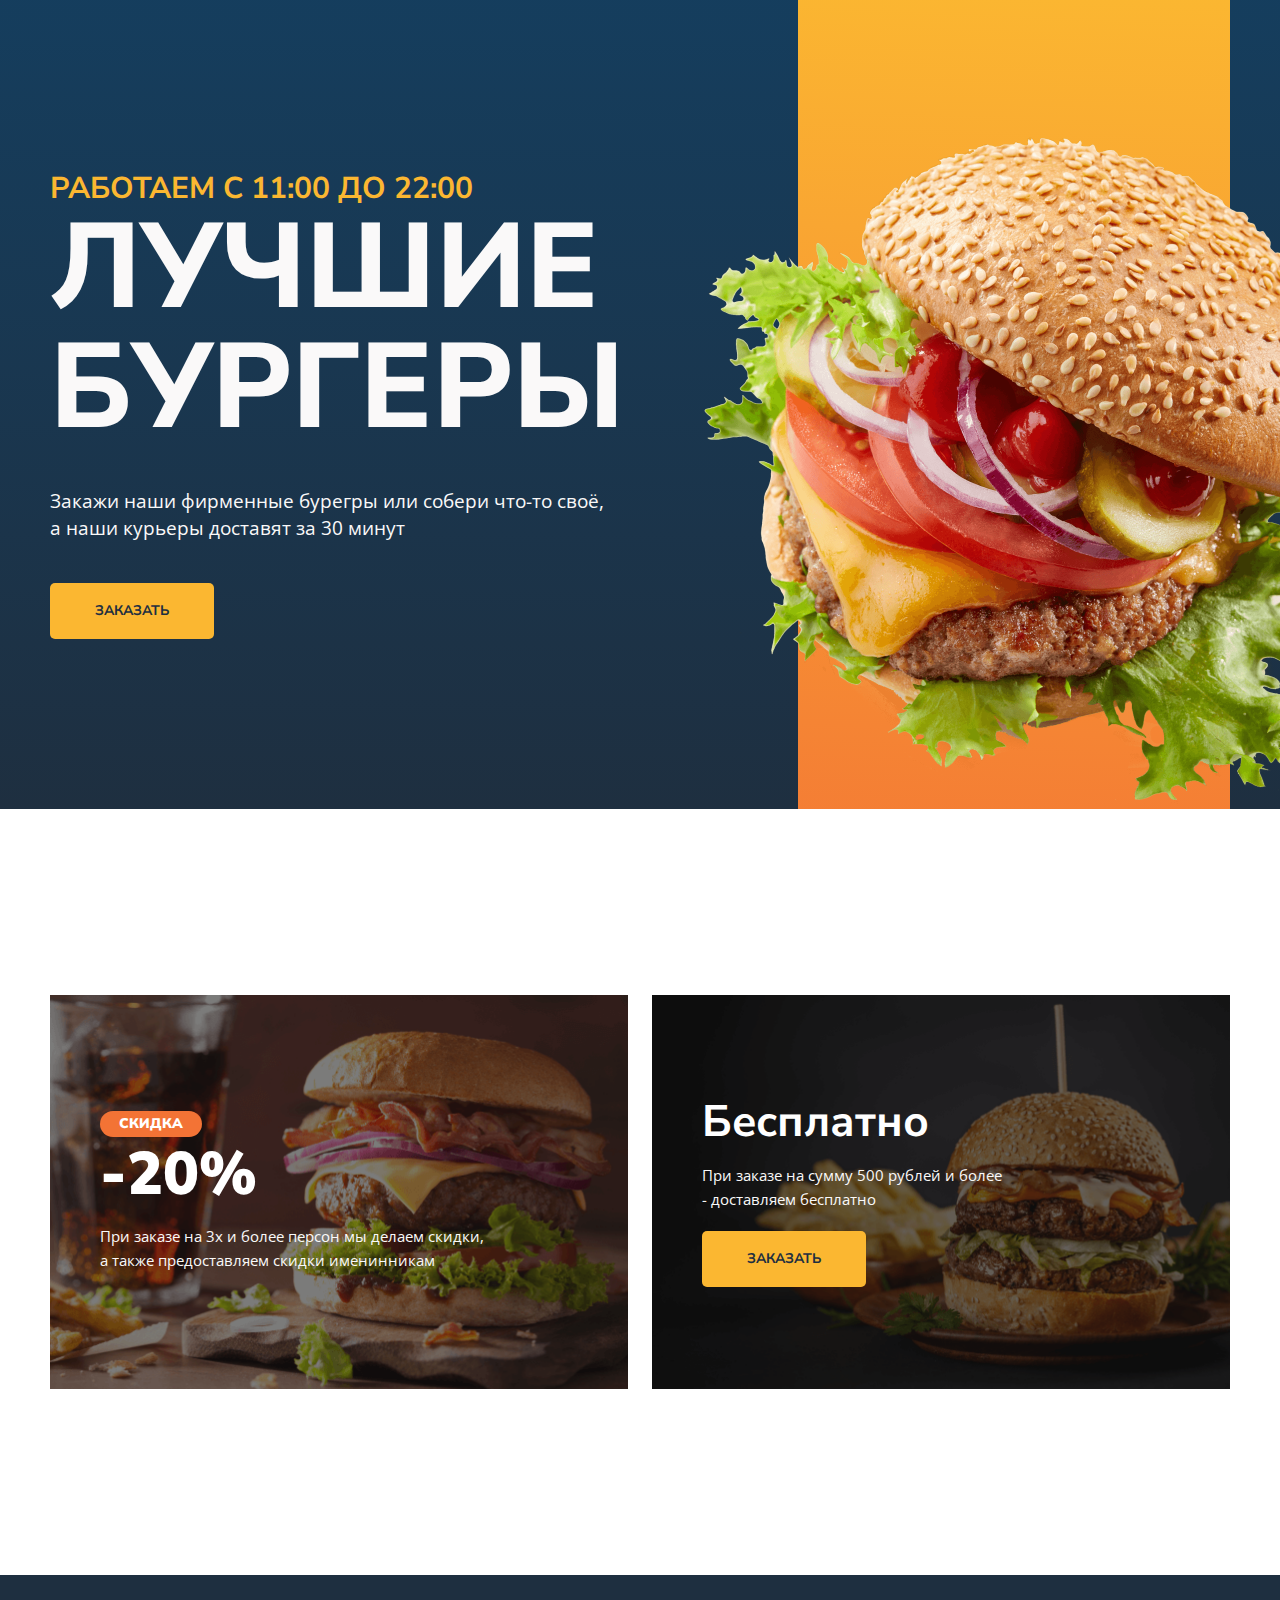
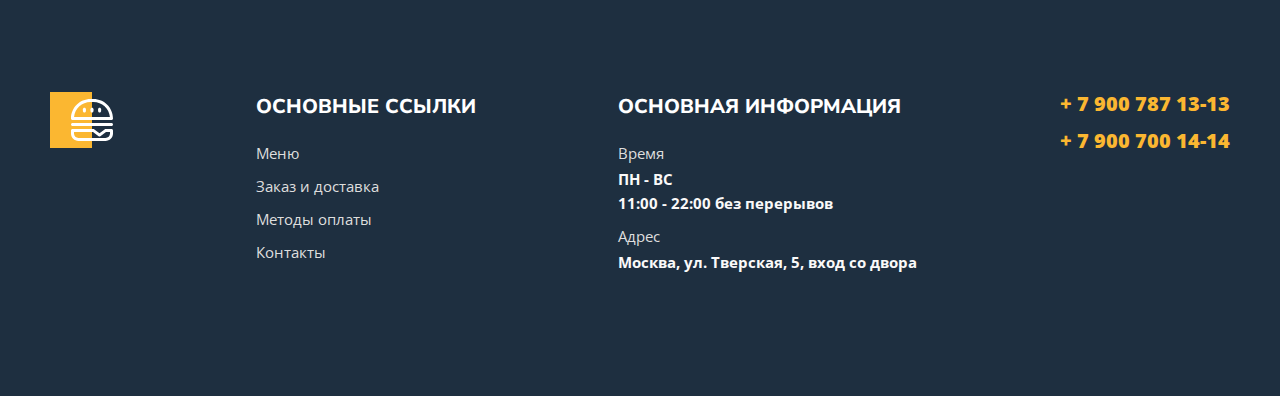
<file: index.html>
<!DOCTYPE html>
<html lang="ru">
<head>
    <meta charset="UTF-8">
    <meta http-equiv="X-UA-Compatible" content="IE=edge">
    <meta name="viewport" content="width=device-width, initial-scale=1.0">
    <title>Burgers</title>
    <link rel="preconnect" href="https://fonts.googleapis.com">
    <link rel="preconnect" href="https://fonts.gstatic.com" crossorigin>
    <link href="https://fonts.googleapis.com/css2?family=Nunito+Sans:wght@600;700;800;900&family=Open+Sans:wght@400;600;700&display=swap" rel="stylesheet">
    <link rel="stylesheet" href="styles/normalize.css">
    <link rel="stylesheet" href="styles/main.css">
    
</head>
<body>
    <div class="main">
        <div class="wrapper">
            <div class="content">
                <h1 class="content-title">
                    <span>работаем с 11:00 до 22:00</span>
                    лучшие бургеры
                </h1>
                <p class="content-text">Закажи наши фирменные бурегры или собери что-то своё, а&nbsp;наши курьеры доставят за&nbsp;30&nbsp;минут</p>
                <a href="menu.html" class="content-link">заказать</a>
            </div>
            <div class="visual">
                <div class="visual-bg"></div>
                <img src="images/burger.png" alt="Burger" class="visual-img">
            </div>
        </div>
    </div>
    <div class="promo">
        <div class="wrapper">
            <div class="promo-left">
                <p class="sale">Скидка</p>
                <p class="cost">-20%</p>
                <p class="promo-description">При заказе на 3х и более персон мы делаем скидки, а также предоставляем скидки именинникам</p>
            </div>
            <div class="promo-right">
                <p class="free">Бесплатно</p>
                <p class="promo-description">При заказе на сумму 500 рублей и более - доставляем бесплатно</p>
                <a href="menu.index">заказать</a>
            </div>
        </div>
    </div>
    <footer class="footer">
        <div class="container">
            <div class="footer-box">
                <div class="footer-item">
                    <img src="images/logo-footer.svg" alt="Logo" class="footer-logo">
                </div>
    
                <div class="footer-item">
                    <h2>основные ссылки</h2>
                    <ul class="footer-list">
                        <li><a href="menu.index">Меню</a></li>
                        <li><a href="#">Заказ и доставка</a></li>
                        <li><a href="#">Методы оплаты</a></li>
                        <li><a href="#">Контакты</a></li>
                    </ul>
                    <ul class="footer-list footer-list-tel">
                        <li><a href="tel:+79007871313">+ 7 900 787 13-13</a></li>
                        <li><a href="tel:+79007001414">+ 7 900 700 14-14</a></li>
                    </ul>
                </div>
    
                <div class="footer-item">
                    <h2 class="footer-title">основная информация</h2>
                    <ul class="footer-list">
                        <li>
                            <span>Время</span>
                            ПН - ВС <br>
                            11:00 - 22:00 без перерывов
                        </li>
                        <li>
                            <span>Адрес</span>
                            Москва, ул. Тверская, 5, вход со двора
                        </li>
                    </ul>
                </div>
    
                <div class="footer-tel">
                    <ul class="footer-list footer-list-tel">
                        <li><a href="tel:+79007871313">+ 7 900 787 13-13</a></li>
                        <li><a href="tel:+79007001414">+ 7 900 700 14-14</a></li>
                    </ul>
                </div>
            </div>
        </div>
    </footer>
</body>
</html>
</file>
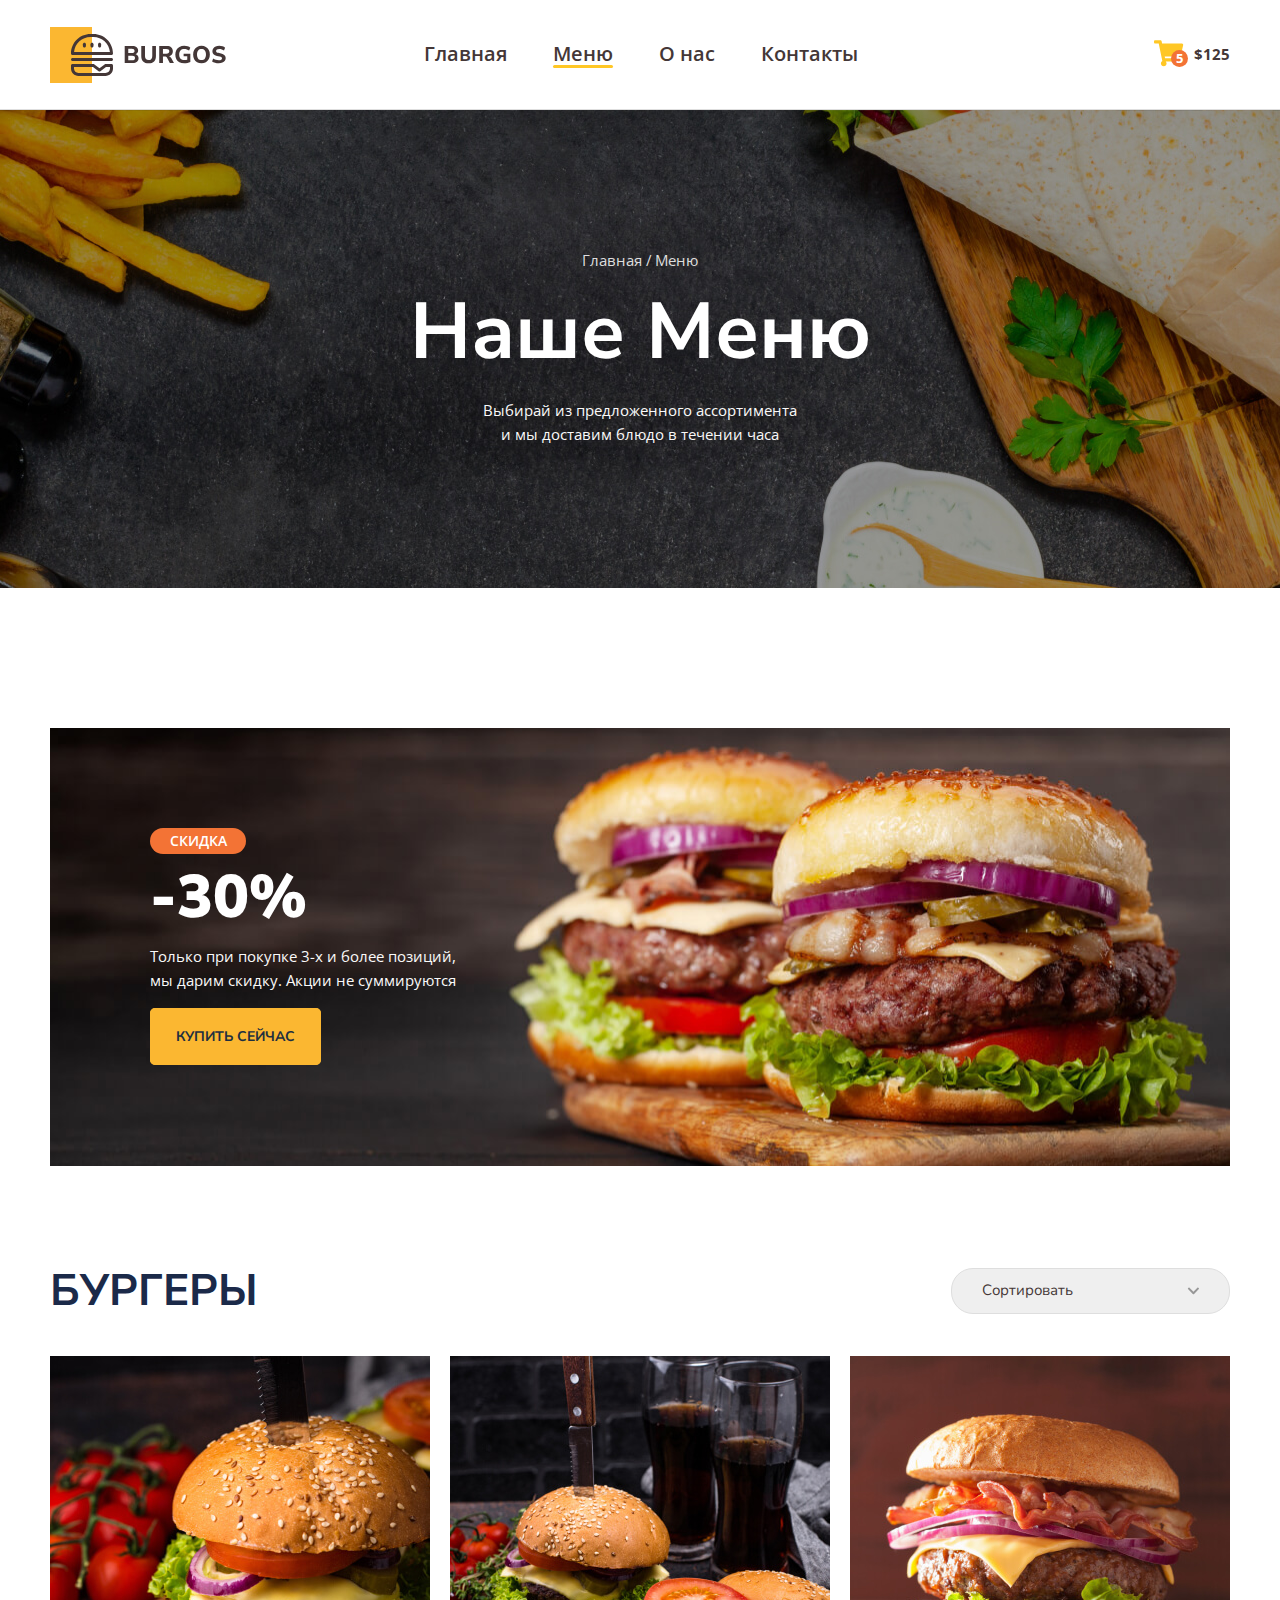
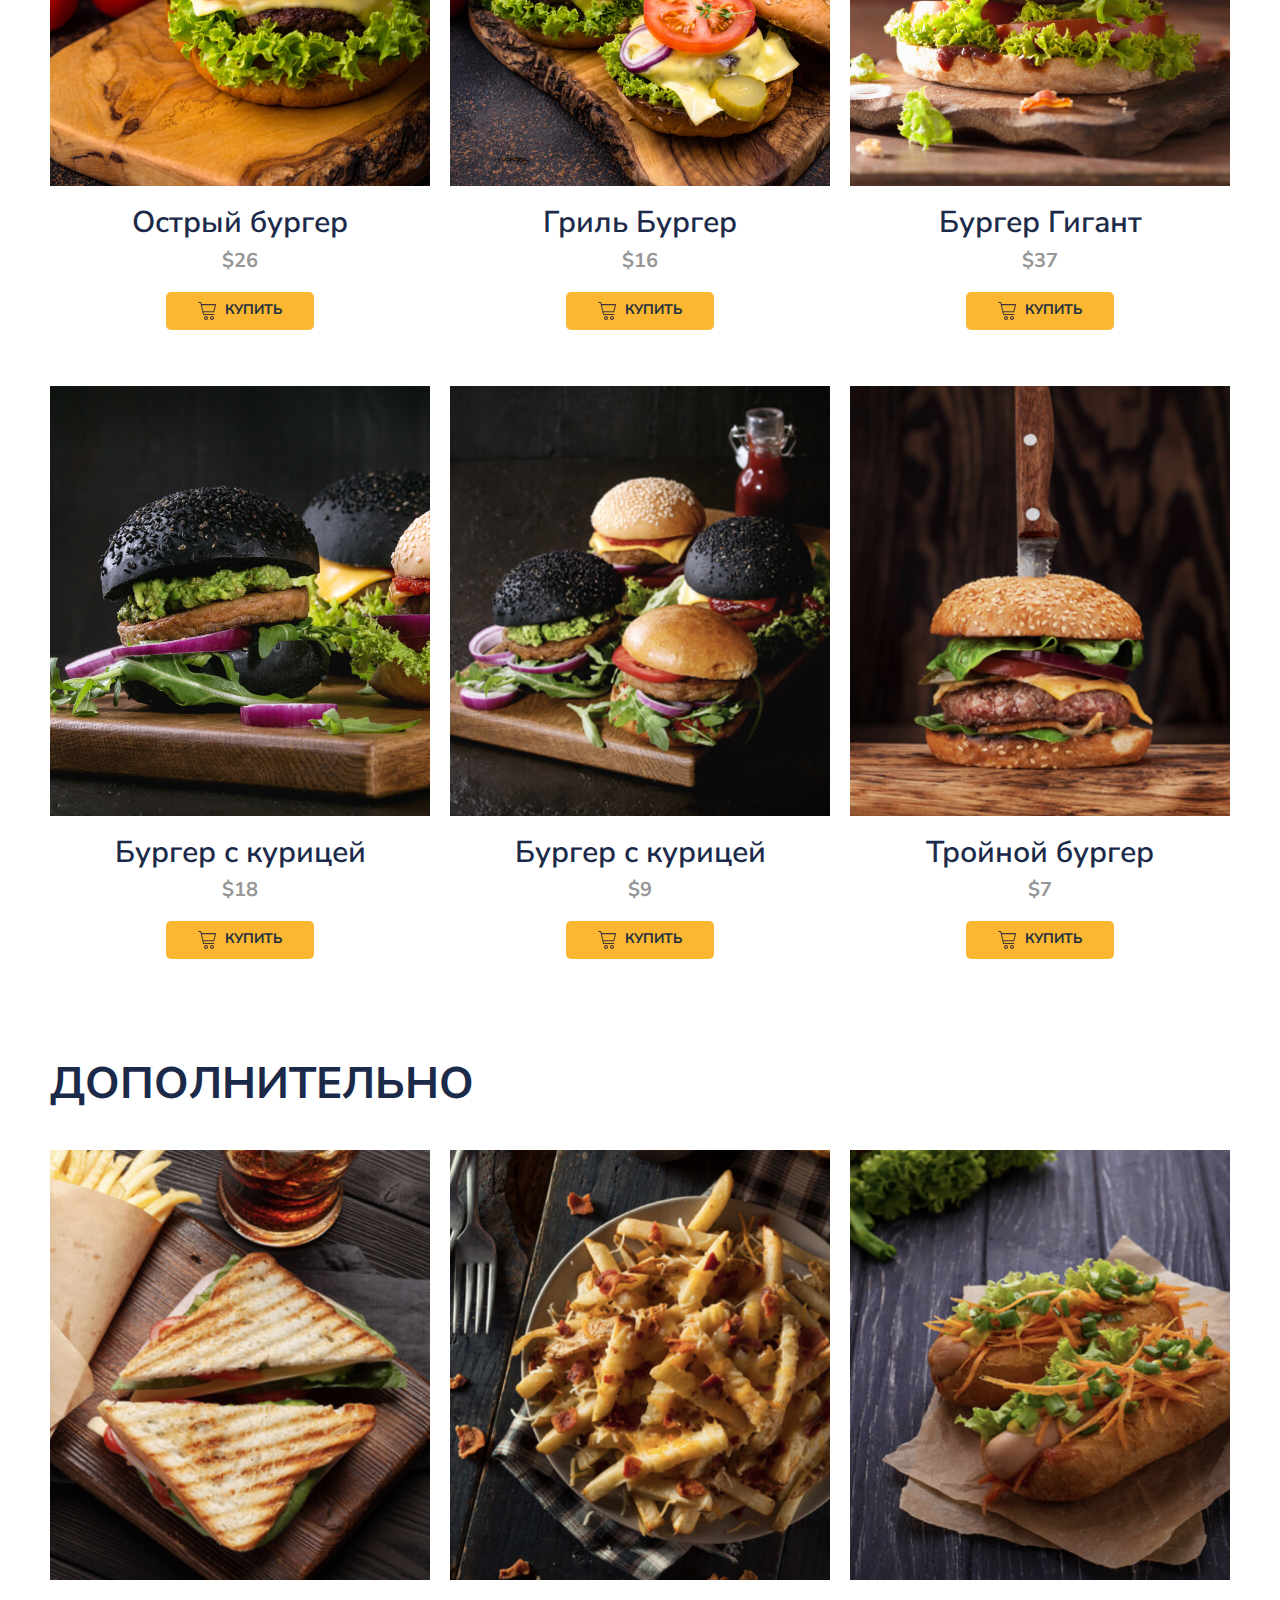
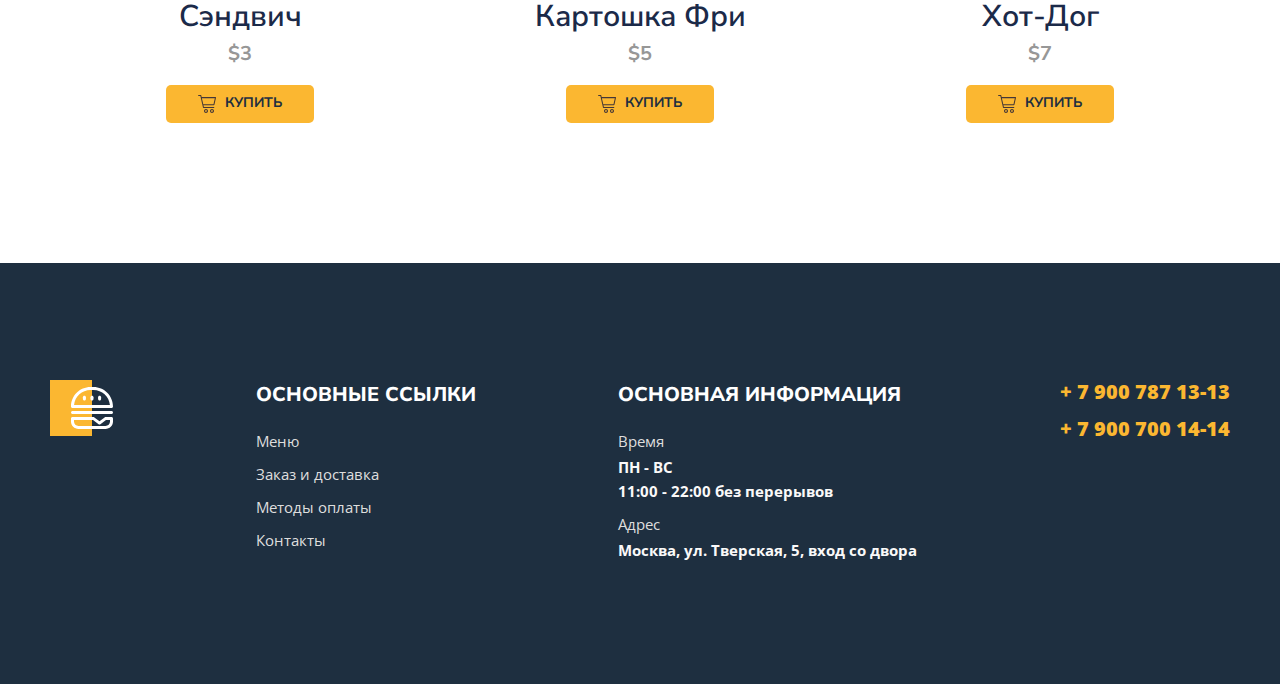
<file: menu.html>
<!DOCTYPE html>
<html lang="en">
<head>
    <meta charset="UTF-8">
    <meta http-equiv="X-UA-Compatible" content="IE=edge">
    <meta name="viewport" content="width=device-width, initial-scale=1.0">
    <link rel="preconnect" href="https://fonts.googleapis.com">
    <link rel="preconnect" href="https://fonts.gstatic.com" crossorigin>
    <link href="https://fonts.googleapis.com/css2?family=Nunito+Sans:wght@600;700;800;900&family=Open+Sans:wght@400;600;700&display=swap" rel="stylesheet">
    <link rel="stylesheet" href="styles/normalize.css">
    <link rel="stylesheet" href="styles/main.css">
    <link rel="apple-touch-icon" sizes="180x180" href="images/favicon/apple-touch-icon.png">
    <link rel="icon" type="image/png" sizes="32x32" href="images/favicon/favicon-32x32.png">
    <link rel="icon" type="image/png" sizes="16x16" href="images/favicon/favicon-16x16.png">

    <link rel="apple-touch-icon" sizes="192x192" href="images/favicon/android-chrome-192x192.png">
    <link rel="icon" type="image/png" sizes="512x512" href="images/favicon/android-chrome-512x512.png">
    <link rel="icon"  sizes="16x16" href="images/favicon/favicon.ico">

    <link rel="mask-icon" href="images/favicon/safari-pinned-tab.svg" color="#5bbad5">
    <meta name="msapplication-TileColor" content="#da532c">
    <meta name="theme-color" content="#ffffff">
    <title>Burger</title>


</head>
<body>
    <header id="HeaderTop">
        <div class="container">
            <div class="header">
                <div class="header-burger">
                    <button class="burger" onclick="openModal()"></button>
                </div>
               <div class="header-item">
                    <a href="index.html" class="header-logo">     
                    </a>

                    <nav>
                        <ul class="header-nav">
                            <li><a href="index.html">Главная</a></li>
                            <li><a href="#" class="active">Меню</a></li>
                            <li><a href="#">О нас</a></li>
                            <li><a href="#">Контакты</a></li>
                        </ul>
                    </nav>
               </div>

                <button type="button" class="button">
                    <span class="button-item">
                        <img src="images/cart.svg" alt="Корзина">
                        <span class="button-count">5</span>
                    </span>

                    <span class="button-text">$125</span>
                </button>
            </div>
        </div>
    </header>
    <div class="bg">
        <div class="container">
            <ul class="breadcrumbs">
                <li><a href="index.html">Главная</a></li>
                <li><a href="#">Меню</a></li>
            </ul>
            <h1 class="title">Наше меню</h1>
            <p class="description">Выбирай из предложенного ассортимента и мы доставим блюдо в течении часа</p>
        </div>
    </div>
    <main>
        <div class="banner">
            <div class="container">
                <div class="banner-box">
                    <h2 class="banner-title">
                        <span>скидка</span>
                        -30%
                    </h2>
                    <p class="banner-text">Только при покупке 3-х и более позиций, мы&nbsp;дарим скидку. Акции не суммируются</p>
                    <a href="#menuburger" class="banner-link">купить сейчас</a>
                </div>
            </div>
        </div>

        <section class="menu" id="menuburger">
            <div class="container">
                <div class="menu-header">
                    <h2 class="menu-title">
                        Бургеры
                    </h2>
                    <select class="menu-select">
                        <option value="">Сортировать</option>
                        <option value="up">По возрастанию</option>
                        <option value="down">По убыванию</option>
                    </select>
                </div>
                <div class="menu-grid">
                    <div class="menu-grid-item">
                        <div class="menu-grid-cover">
                            <img src="images/menu/01.jpg" alt="Острый бургер">
                        </div>
                        <p class="menu-grid-title">Острый бургер</p>
                        <p class="menu-grid-price">$26</p>
                        <button type="button" class="menu-grid-btn">
                            <span class="menu-grid-icon"></span>
                            <span class="menu-grid-text">купить</span>
                        </button>
                    </div>

                    <div class="menu-grid-item">
                        <div class="menu-grid-cover">
                            <img src="images/menu/02.jpg" alt="Гриль Бургер">
                        </div>
                        <p class="menu-grid-title">Гриль Бургер</p>
                        <p class="menu-grid-price">$16</p>
                        <button type="button" class="menu-grid-btn">
                            <span class="menu-grid-icon"></span>
                            <span class="menu-grid-text">купить</span>
                        </button>
                    </div>

                    <div class="menu-grid-item">
                        <div class="menu-grid-cover">
                            <img src="images/menu/03.jpg" alt="Бургер Гигант">
                        </div>
                        <p class="menu-grid-title">Бургер Гигант</p>
                        <p class="menu-grid-price">$37</p>
                        <button type="button" class="menu-grid-btn">
                            <span class="menu-grid-icon"></span>
                            <span class="menu-grid-text">купить</span>
                        </button>
                    </div>

                    <div class="menu-grid-item">
                        <div class="menu-grid-cover">
                            <img src="images/menu/04.jpg" alt="Бургер с курицей">
                        </div>
                        <p class="menu-grid-title">Бургер с курицей</p>
                        <p class="menu-grid-price">$18</p>
                        <button type="button" class="menu-grid-btn">
                            <span class="menu-grid-icon"></span>
                            <span class="menu-grid-text">купить</span>
                        </button>
                    </div>

                    <div class="menu-grid-item">
                        <div class="menu-grid-cover">
                            <img src="images/menu/05.jpg" alt="Бургер с курицей">
                        </div>
                        <p class="menu-grid-title">Бургер с курицей</p>
                        <p class="menu-grid-price">$9</p>
                        <button type="button" class="menu-grid-btn">
                            <span class="menu-grid-icon"></span>
                            <span class="menu-grid-text">купить</span>
                        </button>
                    </div>

                    <div class="menu-grid-item">
                        <div class="menu-grid-cover">
                            <img src="images/menu/06.jpg" alt="Тройной бургер">
                        </div>
                        <p class="menu-grid-title">Тройной бургер</p>
                        <p class="menu-grid-price">$7</p>
                        <button type="button" class="menu-grid-btn">
                            <span class="menu-grid-icon"></span>
                            <span class="menu-grid-text">купить</span>
                        </button>
                    </div>
                      
                </div>
            </div>
        </section>

        <section class="menu menu-other">
            <div class="container">
                <div class="menu-header">
                    <h2 class="menu-title">
                        Дополнительно
                    </h2>
                </div>
                <div class="menu-grid">
                    <div class="menu-grid-item">
                        <div class="menu-grid-cover">
                            <img src="images/menu/07.jpg" alt="Сэндвич">
                        </div>
                        <p class="menu-grid-title">Сэндвич</p>
                        <p class="menu-grid-price">$3</p>
                        <button type="button" class="menu-grid-btn">
                            <span class="menu-grid-icon"></span>
                            <span class="menu-grid-text">купить</span>
                        </button>
                    </div>

                    <div class="menu-grid-item">
                        <div class="menu-grid-cover">
                            <img src="images/menu/08.jpg" alt="Картошка Фри">
                        </div>
                        <p class="menu-grid-title">Картошка Фри</p>
                        <p class="menu-grid-price">$5</p>
                        <button type="button" class="menu-grid-btn">
                            <span class="menu-grid-icon"></span>
                            <span class="menu-grid-text">купить</span>
                        </button>
                    </div>

                    <div class="menu-grid-item">
                        <div class="menu-grid-cover">
                            <img src="images/menu/09.jpg" alt="Хот-До">
                        </div>
                        <p class="menu-grid-title">Хот-Дог</p>
                        <p class="menu-grid-price">$7</p>
                        <button type="button" class="menu-grid-btn">
                            <span class="menu-grid-icon"></span>
                            <span class="menu-grid-text">купить</span>
                        </button>
                    </div>
                </div>
            </div>
        </section>
    </main>
     
    <footer class="footer">
        <div class="container">
            <div class="footer-box">
                <div class="footer-item">
                    <img src="images/logo-footer.svg" alt="Logo" class="footer-logo">
                </div>
    
                <div class="footer-item">
                    <h2>основные ссылки</h2>
                    <ul class="footer-list">
                        <li><a href="menu.index">Меню</a></li>
                        <li><a href="#">Заказ и доставка</a></li>
                        <li><a href="#">Методы оплаты</a></li>
                        <li><a href="#">Контакты</a></li>
                    </ul>
                    <ul class="footer-list footer-list-tel">
                        <li><a href="tel:+79007871313">+ 7 900 787 13-13</a></li>
                        <li><a href="tel:+79007001414">+ 7 900 700 14-14</a></li>
                    </ul>
                </div>
    
                <div class="footer-item">
                    <h2 class="footer-title">основная информация</h2>
                    <ul class="footer-list">
                        <li>
                            <span>Время</span>
                            ПН - ВС <br>
                            11:00 - 22:00 без перерывов
                        </li>
                        <li>
                            <span>Адрес</span>
                            Москва, ул. Тверская, 5, вход со двора
                        </li>
                    </ul>
                </div>
    
                <div class="footer-tel">
                    <ul class="footer-list footer-list-tel">
                        <li><a href="tel:+79007871313">+ 7 900 787 13-13</a></li>
                        <li><a href="tel:+79007001414">+ 7 900 700 14-14</a></li>
                    </ul>
                </div>
            </div>
        </div>
    </footer>

    
    <a href="#HeaderTop" class="button-up hidden" id="btnUp">Наверх</a>

    <div class="modal" id="modal">
        <ul class="header-nav">
            <li><a href="index.html">Главная</a></li>
            <li><a href="#" class="active">Меню</a></li>
            <li><a href="#">О нас</a></li>
            <li><a href="#">Контакты</a></li>
        </ul>
        <button class="burger-close" onclick="closeModal()"></button>
    </div>


    <script>
        // Smooth Scroll
        const links = document.querySelectorAll(".banner-link");

            for (const link of links) {
                link.addEventListener("click", clickHandler);
            }

            function clickHandler(e) {
                e.preventDefault();
                const href = this.getAttribute("href");

                document.querySelector(href).scrollIntoView({
                    behavior: "smooth"
                });
            }
        

        // Button up
        window.onscroll = function(){scrollFunction()};

        const upbuttons = document.querySelectorAll(".button-up");

        for (const upbutton of upbuttons) {
                upbutton.addEventListener("click", clickHandler);
            }

        function clickHandler(e) {
        e.preventDefault();
        const href = this.getAttribute("href");

        document.querySelector(href).scrollIntoView({
            behavior: "smooth"
            });
        }       

        function scrollFunction(){
            if ( document.body.scrollTop > 1000 || document.documentElement.scrollTop > 1000){
                    document.getElementById('btnUp').className = 'button-up visible';
            } else {
                document.getElementById('btnUp').className = 'button-up hidden';
            }
        }
        
         // Menu

       function openModal() {
           document.getElementById("modal").style.top = "0px";
       }

       function closeModal() {
           document.getElementById("modal").style.top = "-400px";
       }

            
 

    </script>
</body>
</html>
</file>
<file: styles/main.css>
body {
    font-family: 'Nunito Sans', sans-serif;


}

.container {
    max-width: 1180px;
    margin: 0 auto;
    padding-left: 15px;
    padding-right: 15px;
}

header {
    border-bottom: 1px solid #dedede;
}

.header {
    padding-top: 26px;
    padding-bottom: 25px;
    font-family: 'Open Sans', sans-serif;
    display: flex;
    align-items: center;
    justify-content: space-between;
}
.header-item {
    display: flex;
    align-items: center;
    justify-content: space-between;
    flex-basis: 68.5%;
}

.header-logo {
    display: block;
    background-image: url(../images/logo.svg); 
    background-repeat: no-repeat;
    background-size: cover;
    width: 176px;
    height: 56px;
}

.header-nav {
    list-style-type: none;
    display: flex;
    padding-left: 0;
    gap: 46px;
}


.header-nav a {
    font-size: 20px;
    font-weight: 600;
    color: #443737;
    text-decoration: none;
    transition: 0.3s;
}


.header-nav a:hover {
    color: #FFC725;
}


.header-nav a:hover {
    color: #FFC725;
}

.header-nav a::after {
    display: block;
    content: '';
    width: 100%;
    height: 3px;
    border-radius: 1.5px;
    background-color: transparent;
}



.header-nav a.active::after {
    background-color: #FFC725;
}

.button {
    display: flex;
    align-items: center;
    border: none;
    background-color: transparent;
    padding: 0;
    gap: 10px;
    cursor: pointer;
}

.button-item {
    position: relative;
}

.button-count {
    font-weight: 700;
    font-size: 13px;
    color: #FFFFFF;
    background-color: #F37335;
    border-radius: 100%;
    height: 17px;
    width: 17px;
    position: absolute;
    text-align: center;
    line-height: 1.3;
    bottom: 3px;
    right: -4px;

}

.button-text {
    font-weight: 700;
    font-size: 15px;
    color: #443737;
}

.bg {
    padding: 142px 0;
    background-image: url(../images/bg.jpg);
    background-size: cover;
    background-position: center center;
    text-align: center;
    color: #fff;
    margin-bottom: 140px;
}

.breadcrumbs {
    padding-left: 0;
    margin-top: 0;
    list-style-type: none;
    display: flex;
    justify-content: center;
    gap: 7px;
}

.breadcrumbs a {
    text-decoration: none;
    color: #dedede;
    font-size: 15px;
    font-family: 'Open Sans', sans-serif;
    transition: 0.3s;
}
 

.breadcrumbs a:hover {
    color: #FFC725;
}

.breadcrumbs a:hover::before {
    color: #dedede;
}
 

.breadcrumbs a:hover {
    color: #FFC725;
}

.breadcrumbs a:hover::before {
    color: #dedede;
}

.breadcrumbs a::before {
    content: '/';
    position: relative;
    left: -3px;
    pointer-events: none;
}

.breadcrumbs li:first-child a::before { /*убираем / у первой ссылки*/
    display: none;
}

.title {
    font-weight: 700;
    font-size: 79px;
    margin-top: 17px;
    margin-bottom: 20px;
    text-transform: capitalize;

}

.description {
    font-family: 'Open Sans', sans-serif;
    font-size: 15px;
    line-height: 1.6;
    color: #faf9f9;
    max-width: 320px;
    margin: 0 auto;
}



.banner-box {
    position: relative;
    background-image: url(../images/banner-bg.jpg);
    background-size: cover;
    background-repeat: no-repeat;
    background-position: ce center;
    padding: 100px 100px 120px;
    margin-bottom: 80px;
   
}

.banner-title {

    margin: 0;
    color: #fff;
    font-size: 60px;
    font-weight: 900;
    margin-bottom: 12px;

    
}

.banner-title span {

    background-color: #F37335;
    font-weight: 600;
    font-size: 14px;
    text-transform: uppercase;
    padding: 5px 0;
    border-radius: 14px;
    font-family: 'Open Sans', sans-serif;
    display: block;
    max-width: 96px;
    text-align: center;
    margin-bottom: 9px;
}

.banner-text {
    max-width: 353px;
    color: #faf9f9;
    font-size: 15px;
    font-family: 'Open Sans', sans-serif;
    line-height: 1.6 ;
    margin-top: 0;
    margin-bottom: 35px;
}

.banner-link {
    color: #1E2F40;
    font-size: 14px;
    font-weight: 700;
    background-color: #fbb731;
    border-radius: 5px;
    text-decoration: none;
    text-transform: uppercase;
    padding: 18px 25px;
    border: 1px solid #fbb731;
    transition: 0.2s;



}


.banner-link:hover {
    background-color: transparent;
    color: #fbb731; ;
}

.menu {
    padding-top: 20px;
}

.menu-header {
    display: flex;     
    align-items: center;
    justify-content: space-between;
}

.menu-title {
    font-size: 44px;
    font-weight: 700;
    text-transform: uppercase;
    color: #1b2a49;
    margin: 0;
}

.menu-select {
    border: 1px solid #dedede;
    border-radius: 22px;
    padding: 13px 30px;
    color: #443737;
    font-size: 15px;
    -webkit-appearance: none;
       -moz-appearance: none;
            appearance: none;
    flex-basis: 279px; /*ширина флекса*/
    background-image: url(../images/arrow.svg);
    background-size: 12.79px 7.75px;
    background-repeat: no-repeat;
    background-position: 89% center;
}


.menu-grid {
    display: grid;
    grid-template-columns: repeat(3, 1fr);
    gap: 20px;
    margin-top: 40px;
    grid-row-gap: 56px;
}

.menu-grid-cover {
    width: 100%; /*Устанавливаем ширину, чтобы картинки не ломались при адаптиве*/
    height: 430px;
    position: relative;
    overflow: hidden;
}

.menu-grid-cover img {
    position: absolute;
    left: 50%;
    top: 50%;
    transform: translate(-50%, -50%);
    -o-object-fit: cover;
       object-fit: cover;
    width: 100%;
    height: 430px;
}

.menu-grid-title {
    margin: 0;
    font-weight: 600;
    font-size: 30px;
    color: #1b2a49;
    text-align: center;
    margin-top: 20px;
}

.menu-grid-price {
    color: #979797;
    font-weight: 700;
    font-size: 20px;
    text-align: center;
    margin: 0;
    margin-top: 8px;
}

/*.menu-grid-btn {
    display: block;
    margin: 0 auto;
    background-color: #FBB731;
    border-radius: 5px;
    padding: 8px 36px;
    border: none;
    color: #1E2F40;
    font-weight: 700;
    font-size: 14px;
    text-transform: uppercase;
    margin-top: 20px;  
    cursor: pointer;

}*/


.menu-grid-btn {
    display: flex;
    margin: 0 auto;
    justify-content: center;
    background-color: #FBB731;
    border-radius: 5px;
    padding: 10px 32px;
    border: none;
    color: #1E2F40;
    font-weight: 700;
    font-size: 14px;
    text-transform: uppercase;
    gap: 9px;
    cursor: pointer;
    margin-top: 20px; 
    transition: 0.3s;

}
.menu-grid-btn:hover {
    background-color: #F37335;
}

/*.menu-grid-icon {
    position: relative;
    content: url(../images/cart-menu.svg);
    top: 4px;
    right: 5px;
    height: 18px;
    width: 18px;
}*/


.menu-grid-icon {
    background-image: url(../images/cart-menu.svg);
    background-size: cover;
    background-repeat: no-repeat;
    display: block;
    height: 18px;
    width: 18px;
}

.menu-other {
    padding-top: 100px;
}


.indent {
    margin-top: 104px;
    margin-bottom: 140px;
}

.footer {
    background: #1E2F40;
    color: #fff;
    padding-top: 117px;
    padding-bottom: 106px;
    margin-top: 140px;
}

.footer-box {
    display: flex;
    justify-content: space-between;
    gap: 20px;
}

.footer-logo {
    width: 63px;
    height: 56px;
}


.footer-item h2 {
    font-size: 20px;
    font-weight: 800;
    text-transform: uppercase;
    margin-bottom: 19px;
    margin-top: 0;
    line-height: 1.5;
}



.footer-list li {
    margin-bottom: 9px;
    font-family:  'Open Sans',sans-serif;
    font-size: 15px;
    color: #faf9f9;
    font-weight: 700;
    line-height: 24px;

}

.footer-list a {
    color: #dedede;
    text-decoration: none;
    font-weight: 400;
    transition: 0.3s;
}

.footer-list a:hover {
    color: #fbb731;
}

.footer-item span {
    color: #dedede;
    display: block;
    font-weight: 400;
    margin-bottom: 2px;

}


.footer-list-tel {
    margin-top: 0;
}

.footer-list-tel li {
    margin-bottom: 12px;
}


.footer-list-tel a {
    font-size: 20px;
    color: #fbb731;
    font-weight: 900;
    transition: 0.3s;
}

.footer-list-tel a:hover {
    color: #fff;
}

.footer-list {
    padding-left: 0;
    list-style-type: none;
}

.button-up {
    background-color: #FBB731;
    font-weight: 700;
    font-size: 14px;
    text-transform: uppercase;
    color: #1E2F40;
    text-decoration: none;
    padding: 5px 20px;
    position: fixed;
    bottom: 20px;
    right: 20px;
    border-radius: 5px;
    transition: 1s;
}
.button-up:hover {
    background-color: #F37335;
}

.button-up.hidden {
    opacity: 0;
}

.button-up.visible {
    opacity: 1;
}

/*style index*/

.main {
    background: linear-gradient(180deg, #0C4C7B -100%, #1E2F40 100%);
}
.wrapper {
    max-width: 1180px;
    margin: 0 auto;
    display: flex;
    justify-content: space-between;
}
.content {
    color: #FAF9F9;
    flex: 0 0 580px;
    padding-top: 170px;
    padding-bottom: 170px;
    
    
}
.content-title {
    font-size: 120px;
    font-weight: 800;
    text-transform: uppercase;
    line-height: 120px;
    margin-bottom: 40px;
    margin-top: 0;
   
}
.content-title span {
    color: #FBB731;
    font-size: 30px;
    font-weight: 700;
    line-height: 38px;
    display: block;
    margin-bottom: 10px;
    margin-bottom: 0;
}
.content-text {
    font-family: 'Open Sans', sans-serif;
    font-size: 19px;
    line-height: 1.4;
    margin-bottom: 42px;
    
    
}
.content-link,
.promo a {
    color: #1E2F40;
    background-color: #FBB731;
    border-radius: 5px;
    text-decoration: none;
    padding: 20px 45px;
    display: inline-block;
    text-transform: uppercase;
    font-size: 14px;
    font-weight: 700;
}
.visual {
    flex-grow: 1;
    display: flex;
    justify-content: flex-end;
    
}
.visual-bg {
    width: 432px;
    height: 100%;
    background: linear-gradient(2.42deg, #F37335 -19.6%, #FBB731 100.79%, #FDC830 100.79%);
}



.main img {
    width: 829px;
    position: absolute;
    right: -168px;
    
}
.promo {
    padding-top: 186px;
    padding-bottom: 46px;
}
.promo-left,
.promo-right {
    flex: 0 0 49%;
    color: #fff;
    box-sizing: border-box;
    background-repeat: no-repeat;
    background-size: cover;
    background-position: center;
}
.promo-left {
    background-image: url(../images/promo-left.png);
    padding: 116px 50px;
}
.promo-right {
    background-image: url(../images/promo-right.png);
    padding: 102px 50px;
}
.sale {
    font-size: 14px;
    font-weight: 900;
    background: #F37335;
    padding: 5px 19px;
    border-radius: 14px;
    display: inline-block;
    text-transform: uppercase;
    margin-bottom: 3px;
    margin-top: 0;
}
.cost {
    font-size: 60px;
    font-weight: 900;
    margin-bottom: 8px;
    margin-top: 0;
}
.promo-description {
    font-family: 'Open Sans', sans-serif;
    color: #FAF9F9;
    font-size: 15px;
    line-height: 24px;
    margin-bottom: 0;
}
.promo-left .promo-description {
    max-width: 392px;
}
.promo-right .promo-description {
    max-width: 300px;
    margin-bottom: 20px;
}
.free {
    font-size: 44px;
    font-weight: 700;
    margin-bottom: 10px;
    margin-top: 0;
}

/*Modal*/

.burger {
    height: 22px;
    width: 34px;
    background-image: url(../images/burger.svg);
    background-repeat: no-repeat;
    background-size: contain;
    background-color: transparent;
    border: none;
    cursor: pointer;
}

.modal {
    background-color: #fff8dc;
    max-width: 500px;
    text-align: center;
    position: absolute;
    top: -400px;
    left: 0;
    right: 0;
    margin: 20px auto 0;
    padding: 40px 30px;
    box-sizing: border-box;
    transition: .5ss;
}

.modal .header-nav {
    flex-direction: column;
    align-items: center;
    gap: 23px;
    margin: 0;
}

.burger-close {
    width: 22px;
    height: 22px;
    background-image: url(../images/close.svg);
    background-color: transparent;
    background-size: contain;
    background-repeat: no-repeat;
    border: none;
    position: absolute;
    top: 20px;
    right: 20px;
    cursor: pointer;
}

/*Response*/

@media (min-width: 1001px) {
    .footer-list + .footer-list-tel {
        display: none;  /*Выключаем список при заданной минимальной ширине*/
    }
}

@media (min-width: 766px) {
    .header-burger {
        display: none;
    }
}

@media (max-width: 1000px) {
    .container {
        max-width: 738px;
    }
    .header-logo {
        width: 150px;
        height: 48px;
        background-size: contain;
    }
    .header-nav {
        gap: 22px;
    }
    .header-item {
        flex-basis: 75.5%;
    }

    .bg {
        margin-bottom: 72px;
    }
    .banner-box {
        background-position: -80px center;
        padding: 100px 40px 120px;
    }

    .menu-grid {
        grid-template-columns: repeat(2, 1fr);
        gap: 50px 15px;
    }

    .menu-other {
        overflow: hidden;
        height: 558px;
        padding-top: 89px;
    }

    .menu-other .menu-grid {
        display: flex;
        width: auto;
        overflow-x: scroll;
        overflow-y: hidden;
        padding-bottom: 50px;
    }

    .menu-other .menu-grid-item {
        flex: 0 0 281px;
    }

    .menu-other .menu-grid-cover,
    .menu-other .menu-grid-cover img {
        height: 320px;
    }



    .footer {
        padding: 59px;
    }


    .footer-tel {
        display: none;
    }

    .footer-list + .footer-list-tel {
        display: block;
    }


    /*index*/

   


}




@media (max-width: 765px) {
    nav {
        display: none;
    } 

    .header {
        gap: 21px;
    }

    .button-up.visible {
        display: none;
    }

    .menu-other .container {
        padding-right: 0;
    }

    .footer {
        padding: 62px 2px;
        margin-top: 50px;
        position: relative;
        
    }
    .footer-box {
        display: flex;
        flex-direction: column;
        
    }


    .footer-item h2 {
        font-size: 18px;
        margin-top: 45px;
    }

    .footer-item .footer-title {
        margin-top: 27px;
        margin-bottom: 23px;
    }

    .footer-list-tel {
        position: absolute;
        top: 57px;
        right: 15px;
    }
}

@media (max-width: 567px) {

    .header {
        padding-top: 19px;
        padding-bottom: 19px;
    }

    .header-logo {
        width: 116px;
        height: 37px;
    }

    .title {
        font-size: 38px;
        margin-top: 28px;
        margin-bottom: 11px;
    }

    .breadcrumbs a {
        font-size: 15px;
    }

    .description {
        font-size: 12px;
        max-width: 281px;
    }

    .bg {
        padding: 55px 0;
        margin-bottom: 35px;
    }

    .banner-box {
        padding: 35px 24px 54px;
        background-position: 17% center;
        margin-bottom: 38px;
    }

    .menu-title {
        font-size: 27px;
    }

    .menu-select {
        font-size: 12px;
        flex-basis: 136px;
        padding: 13px 15px;
    }

    .menu-grid {
        margin-top: 31px;
        gap: 25px 15px;
    }

    .menu-grid-title {
        font-size: 15px;
        margin-top: 7px;
        
    }

    .menu-grid-price {
        font-size: 16px;
    }

    .menu-grid-btn {
        padding: 10px 22px;
        margin-top: 13px;
    }

    .menu-grid-cover {
        height: 56vw;
    }

    .menu-grid-cover img {
        height: 100%;
    }

    .menu-other {
        padding-top: 63px;
        height: 108vw;
        padding-bottom: 61px;
    }

    .menu-other .menu-grid {
        margin-top: 36px;
        padding-bottom: 24vw;
    }




    .menu-other .menu-grid-cover {
        height: 56vw;
        
    }

    .menu-other .menu-grid-cover img {
        height: 100%;
        
    }

    
    .menu-other .menu-grid-item {
        flex: 0 0 38vw;
    }


    .footer {
        padding-top: 60px;
        padding-bottom: 60px;
        margin-top: 60px;
       
    }


    .footer-list + .footer-list-tel {
        display: none;
    }

    .footer-tel {
        display: block;
    }

    .footer-box {
        display: grid;
        grid-template-columns: 30% 70%;
        grid-template-areas: "logo tel" "link link" "info info";
        gap: 0;
    }


    .footer-item:nth-child(1) {
        grid-area: logo;
    }

    .footer-item:nth-child(2) {
        grid-area: link;
    }

    .footer-item:nth-child(3) {
        grid-area: info;
    }

    .footer-item:nth-child(4) {
        grid-area: tel;
    }

    .footer-item h2 {
        font-size: 18px;
        margin-top: 45px;
    }

    .footer-item .footer-title {
        margin-top: 20px;
        margin-bottom: 23px;
    }

    .footer-list-tel {
        position: absolute;
        top: 57px;
        right: 15px;
    }
    
    
}


@media (max-width: 360px) {
    .header-logo {
        width: 116px;
        height: 37px;
        background-size: contain;
    }

    .menu-grid-title {
        font-size: 13px;
        
    }
    
}

@media (max-width: 320px) {
    .banner-box {
        padding: 35px 15px 54px;
        background-position: 25% center;
    }

    .banner-text {
        max-width: 250px;
    }
}


/*media for index.html*/

@media (max-width: 1000px) {
    .wrapper {
        max-width: 738px;
        
    }

    .main img {
        width: 496px;
        right: -126px;
        bottom: -84px;
        z-index: 1;
        
    }
    

    .visual-bg {
        width: 198px;
    }

    .content {
        padding-top: 42px;
    }

    .content-title {
        font-size: 86px;
        line-height: 101px;
    }

    .content-title span {
        font-size: 22px;
        line-height: 27px;
    }

    .content-text {
        font-size: 14px;
        margin-top: 27px;
        width: 410px;
        margin-bottom: 30px;
    }

    .content-link {
        font-size: 13px;
        padding: 17px 40px;
    }

    .promo {
        padding-top: 109px;
        flex: 0 0 49%;
        padding-bottom: 46px;
    }
    
    .promo a {
        padding: 17px 38px;
    }
   

    .promo-left .promo-description {
        max-width: 291px;
        font-size: 14px;
        line-height: 24px;
        margin-top: 10px;
        

    }

    .promo-right {
        background-position: 63% center;
        background-size: cover;
        padding: 62px 29px 63px;
        height: 100%;
        
    }

    .promo-right .promo-description {
        margin-bottom: 10px;
        margin-top: 0;
        font-size: 14px;

    }

    .free {
        margin-bottom: 12px;
    }


    

    .promo-left {
   
        padding: 43px 30px 65px;
        height: 100%;
        
        
    }

    .sale {
        margin-bottom: 11px;
        padding: 5px 21px
       
    }

    
    /*.promo {
        justify-content: center;
    }

    .promo-left,
    .promo-right {
        width: 362px;
        height: 298px;
        
    }

    .promo-right {
        padding: 44px 26px 29px;
    }

    .promo-left {
        padding: 44px 29px;
    }

    .promo a {
        
        
        padding: 17px 40px;
        font-size: 13px;
        
    }


    .promo-description {
        font-size: 15px;
    }

    .promo-right .promo-description {
        max-width: 308px;
    }
*/
    
}

@media (max-width: 765px) { 
    .content {
        flex: 0 0 526px;
        padding-bottom: 123px;
    }

    .visual {
        justify-content: flex-start;
    }
    .visual-bg {
        width: 198px;
    }

    .content-title span {
        margin-bottom: 11px;
    }

    .content-title {
        margin-bottom: 20px;
    }

    .content-text {
        margin-top: 20px;
        max-width: 406px;
        font-size: 13px;
        line-height: 1.5;
        margin-bottom: 35px;
    }

    .main img {
        width: 495px;
        right: -122px;
        bottom: -121px;
    }

    .promo .wrapper {
        margin-left: 15px;
    }
    .promo {
        padding-top: 109px;
        flex: 0 0 49%;
        padding-bottom: 91px;
    }
    
    .promo a {
        padding: 17px 38px;
    }
   

    .promo-left .promo-description {
        max-width: 291px;
        font-size: 14px;
        line-height: 24px;
        margin-top: 10px;
        

    }

    .promo-right {
        background-position: 63% center;
        background-size: cover;
        padding: 62px 29px 63px;
        height: 100%;
        
    }

    .promo-right .promo-description {
        margin-bottom: 10px;
        margin-top: 0;
        font-size: 14px;

    }

    .free {
        margin-bottom: 12px;
    }


    

    .promo-left {
   
        padding: 43px 30px 65px;
        height: 100%;
        
        
    }

    .sale {
        margin-bottom: 11px;
        padding: 5px 21px
       
    }

    .footer {
        padding: 62px 2px;
        margin-top: 50px;
        position: relative;
        
    }
    .footer-box {
        display: flex;
        flex-direction: column;
        
    }


    .footer-item h2 {
        font-size: 18px;
        margin-top: 45px;
    }

    .footer-item .footer-title {
        margin-top: 27px;
        margin-bottom: 23px;
    }

    .footer-list-tel {
        position: absolute;
        top: 57px;
        right: 15px;
    }

    


}

@media (max-width: 567px) {

    .promo {
        padding-bottom: 0;
    }
    .promo .wrapper {
        flex-direction: column;
        margin: 0;
    }

    .promo-left {
       
        padding: 39px 58px 59px 15px;
        
    }
    .promo-right {
        background-position: 63% center;
        background-size: cover;
        padding: 35px 39px 45px 12px;
        
    }

    .promo-left .cost {
        font-size: 55px;
    }

    .promo-right .free {
        font-size: 39px;
    }

    .promo-right a {
        padding: 18px 31px;
    }


   

    .main img {
        width: 320px;
        right: -83px;
        bottom: -82px;
    }
    

    .main .wrapper {

        margin: 0 auto;
        margin-left: 25px;

    }
    .content {
        padding-bottom: 169px;
        padding-top: 38px;
        
    }

    .content-title {
        font-size: 58px;
        max-width: 290px;
        line-height: 1.2;
        margin-bottom: 0;
    }

    .content-title span {
        font-size: 14px;
        margin-bottom: 10px;
    }

    .content-text {
        font-size: 13px;
        width: 290px;
        line-height: 1.3;
        margin-bottom: 35px;
        
    }

    .visual-bg {
        display: none;
    }

    .main {
        overflow: hidden;
    }
    .promo {
        padding-top: 95px;
    }

    .promo-right {
        background-position: 63% center;
        background-size: cover;
        padding: 42px 24px 47px;
        
    }

    .promo-left .promo-description {
        max-width: 250px;
        font-size: 12px;
        line-height: 20px;
        margin-top: 5px;

    }

    .promo-left {
   
        padding: 39px 26px 62px;
        margin-bottom: 22px;
        
    }
    .free {
        margin-bottom: 17px;
    }
    .sale {
        margin-bottom: 11px;
        padding: 5px 21px
       
    }

    .footer-title {
        margin-top: 33px;
    }

    .footer-box {
        margin-left: 5px;
    }
}
    /*.promo .promo-left,
    .promo .promo-right {
        height: 56vw;
        
    }

    .promo .promo-left,
    .promo .promo-right img {
        height: 100%;
        
    }*/

    @media (max-width: 320px) {
   
        .main img {
            width: 297px;
            right: -84px;
            bottom: -114px;
            object-fit: cover;
        }
        

        .footer .container {

            padding-left: 8px;
        }

        .main .wrapper {

            margin: 0 auto;
            margin-left: 15px;

        }
        .content {
            padding-bottom: 169px;
            padding-top: 33px;
            
        }

        .content-title {
            font-size: 58px;
            max-width: 290px;
            line-height: 1.2;
            margin-bottom: 0;
        }

        .content-title span {
            font-size: 14px;
            margin-bottom: 10px;
        }

        .content-text {
            font-size: 13px;
            width: 290px;
            line-height: 1.3;
            margin-bottom: 38px;
            margin-top: 26px;
            
        }

        .visual-bg {
            display: none;
        }

        .main {
            overflow: hidden;
        }
        .promo {
            padding-top: 95px;
        }

        .promo-right {
            background-position: 63% center;
            background-size: cover;
            padding: 42px 14px 46px;
            
        }

        .promo-left .promo-description {
            max-width: 250px;
            font-size: 12px;
            line-height: 20px;
            margin-top: 5px;

        }

        .promo-left {
       
            padding: 39px 16px 65px;
            margin-bottom: 22px;
            
        }

        .promo-right .promo-description {
            margin-bottom: 22px;
        }

        .free {
            margin-bottom: 16px;
        }

        .sale {
            margin-bottom: 11px;
            padding: 5px 21px
           
        }

        .cost {
            margin-bottom: 4px;
        }

        .footer {
            padding: 61px 2px;
            margin-top: 60px;
        }
        


        .footer-title {
            margin-top: 33px;
        }

        
        .footer-item .footer-title {
            margin-top: 21px;
            margin-bottom: 15px;
        }
    }
</file>
